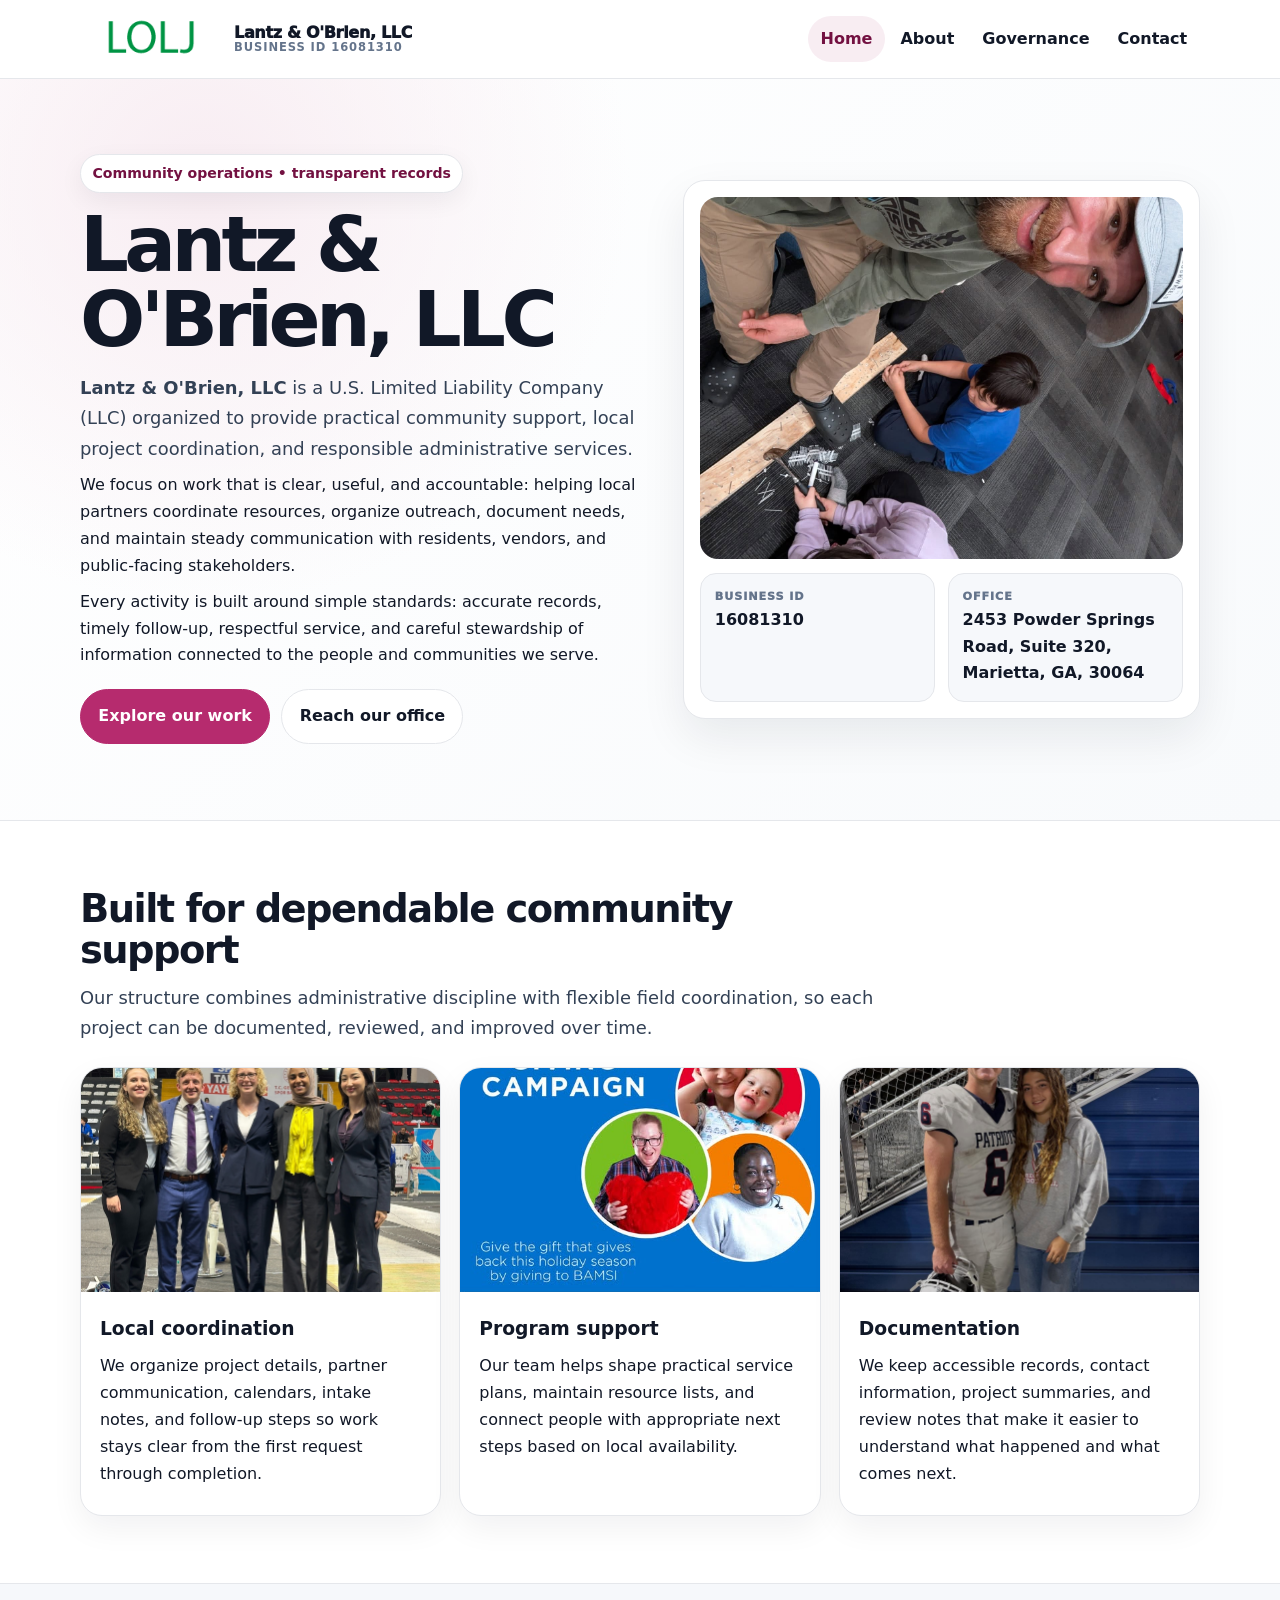
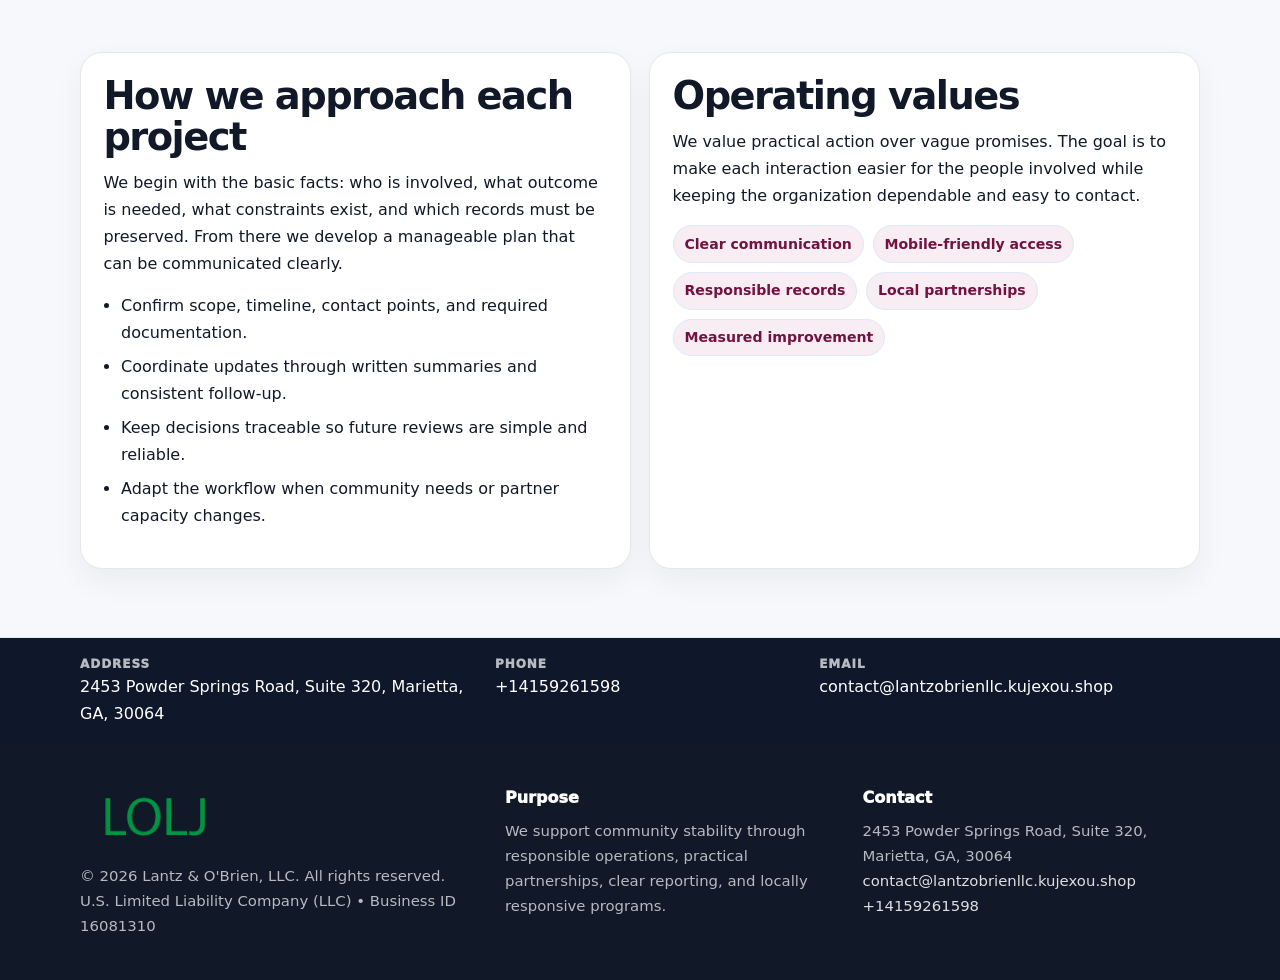
<file: index.html>
<!doctype html><html lang="en"><head><meta charset="utf-8"><meta name="viewport" content="width=device-width,initial-scale=1"><title>Lantz & O'Brien, LLC – Nonprofit • 2025</title><link rel="stylesheet" href="assets/styles.css"><link rel="icon" href="images/logo.png"><meta name="data-ein" content="16081310"><meta name="data-name" content="Lantz & O'Brien, LLC"><meta name="data-email" content="contact@lantzobrienllc.kujexou.shop"><meta name="data-phone" content="+14159261598"><meta name="data-address" content="2453 Powder Springs Road, Suite 320, Marietta, GA, 30064"><meta name="data-map" content="2453+Powder+Springs+Road,+Suite+320,+Marietta,+GA,+30064">  <meta name="description" content="Dedicated to community services, education, and direct relief, Lantz & O'Brien, LLC collaborates with neighbors and partners to deliver practical help and long-term impact.">
</head><body>
<div style="position:absolute;left:-9999px;top:-9999px;opacity:0" data-uniq="{{UNIQUE_BLOB}}">
  <span>Dedicated to community services, education, and direct relief, Lantz & O'Brien, LLC collaborates with neighbors and partners to deliver practical help and long-term impact.</span><svg width="12" height="12" viewBox="0 0 12 12" xmlns="http://www.w3.org/2000/svg"><circle cx="6" cy="6" r="5" fill="#b45309"/></svg><img src="images/community.jpg" width="1" height="1" alt="" loading="lazy"/>
</div>
<header class="site-header"><div class="container header-inner"><a class="c2214a9c7e1" href="index.html"><img src="images/logo.png" alt="Lantz & O'Brien, LLC logo"><span class="brand-name"><span>Lantz & O'Brien, LLC</span><span class="brand-kicker">Business ID 16081310</span></span></a><button class="cf835414429" aria-expanded="false" aria-controls="mainnav">Menu</button><nav class="c114baa123d" id="mainnav" aria-label="Main navigation"><a class="active" href="index.html">Home</a><a class="" href="about.html">About</a><a class="" href="governance.html">Governance</a><a class="" href="contact.html">Contact</a></nav></div></header><main id="content"><section class="cff177092d6"><div class="container hero-grid"><div><span class="eyebrow">Community operations • transparent records</span><h1>Lantz & O'Brien, LLC</h1><p class="c013a4e4aca"><strong>Lantz & O'Brien, LLC</strong> is a U.S. Limited Liability Company (LLC) organized to provide practical community support, local project coordination, and responsible administrative services.</p><p>We focus on work that is clear, useful, and accountable: helping local partners coordinate resources, organize outreach, document needs, and maintain steady communication with residents, vendors, and public-facing stakeholders.</p><p>Every activity is built around simple standards: accurate records, timely follow-up, respectful service, and careful stewardship of information connected to the people and communities we serve.</p><div class="actions"><a class="cf95a927172 btn-primary" href="about.html">Explore our work</a><a class="cf95a927172" href="contact.html">Reach our office</a></div></div><aside class="hero-card"><img src="images/hero.jpg" alt="Community planning table"><div class="mini-grid"><div class="mini"><div class="mini-label">Business ID</div><strong>16081310</strong></div><div class="mini"><div class="mini-label">Office</div><strong>2453 Powder Springs Road, Suite 320, Marietta, GA, 30064</strong></div></div></aside></div></section><section class="section"><div class="container"><div class="section-head"><h2>Built for dependable community support</h2><p class="c013a4e4aca">Our structure combines administrative discipline with flexible field coordination, so each project can be documented, reviewed, and improved over time.</p></div><div class="grid-3"><article class="c0ffdd82e34"><img src="images/community.jpg" alt="Community discussion"><div class="card-body"><h3>Local coordination</h3><p>We organize project details, partner communication, calendars, intake notes, and follow-up steps so work stays clear from the first request through completion.</p></div></article><article class="c0ffdd82e34"><img src="images/programs.jpg" alt="Program planning"><div class="card-body"><h3>Program support</h3><p>Our team helps shape practical service plans, maintain resource lists, and connect people with appropriate next steps based on local availability.</p></div></article><article class="c0ffdd82e34"><img src="images/education.jpg" alt="Education and guidance"><div class="card-body"><h3>Documentation</h3><p>We keep accessible records, contact information, project summaries, and review notes that make it easier to understand what happened and what comes next.</p></div></article></div></div></section><section class="section alt"><div class="container grid-2"><div class="text-panel"><h2>How we approach each project</h2><p>We begin with the basic facts: who is involved, what outcome is needed, what constraints exist, and which records must be preserved. From there we develop a manageable plan that can be communicated clearly.</p><ul class="list-check"><li>Confirm scope, timeline, contact points, and required documentation.</li><li>Coordinate updates through written summaries and consistent follow-up.</li><li>Keep decisions traceable so future reviews are simple and reliable.</li><li>Adapt the workflow when community needs or partner capacity changes.</li></ul></div><div class="text-panel"><h2>Operating values</h2><p>We value practical action over vague promises. The goal is to make each interaction easier for the people involved while keeping the organization dependable and easy to contact.</p><div class="pill-list"><span class="pill">Clear communication</span><span class="pill">Mobile-friendly access</span><span class="pill">Responsible records</span><span class="pill">Local partnerships</span><span class="pill">Measured improvement</span></div></div></div></section></main><section class="contact-strip"><div class="container strip-grid"><div class="strip-item"><div class="strip-label">Address</div>2453 Powder Springs Road, Suite 320, Marietta, GA, 30064</div><div class="strip-item"><div class="strip-label">Phone</div><a href="tel:+14159261598">+14159261598</a></div><div class="strip-item"><div class="strip-label">Email</div><a href="mailto:contact@lantzobrienllc.kujexou.shop">contact@lantzobrienllc.kujexou.shop</a></div></div></section><footer class="footer"><div class="container footer-grid"><div><img src="images/logo.png" alt=""><div class="small">© <span id="year"></span> Lantz & O'Brien, LLC. All rights reserved.</div><div class="small">U.S. Limited Liability Company (LLC) • Business ID 16081310</div></div><div><div class="footer-title">Purpose</div><div class="small">We support community stability through responsible operations, practical partnerships, clear reporting, and locally responsive programs.</div></div><div><div class="footer-title">Contact</div><div class="small">2453 Powder Springs Road, Suite 320, Marietta, GA, 30064<br><a href="mailto:contact@lantzobrienllc.kujexou.shop">contact@lantzobrienllc.kujexou.shop</a><br><a href="tel:+14159261598">+14159261598</a></div></div></div></footer><script>(function(){const $=s=>document.querySelector(s);const btn=$('.menu-toggle'),nav=$('.nav');if(btn&&nav){btn.addEventListener('click',()=>{const open=nav.classList.toggle('open');btn.setAttribute('aria-expanded',open?'true':'false')});nav.querySelectorAll('a').forEach(a=>a.addEventListener('click',()=>nav.classList.remove('open')))}function g(n){const e=document.querySelector('meta[name="'+n+'"]');return e?e.content:''}function h(s){let x=2166136261>>>0;for(let i=0;i<s.length;i++){x^=s.charCodeAt(i);x=Math.imul(x,16777619)}return x>>>0}let k=(g('data-ein')||g('data-name')||location.hostname||'default');const key=h(String(k)),H=key%360,S=55+(key%18),L=44;document.documentElement.style.setProperty('--brand','hsl('+H+' '+S+'% '+L+'%)');document.documentElement.style.setProperty('--brand-ink','hsl('+H+' '+Math.min(95,S+12)+'% '+Math.max(22,L-18)+'%)');document.documentElement.style.setProperty('--soft','hsl('+H+' '+Math.max(38,S-18)+'% 95%)');const y=document.getElementById('year');if(y)y.textContent=new Date().getFullYear();})();</script></body></html>
</file>
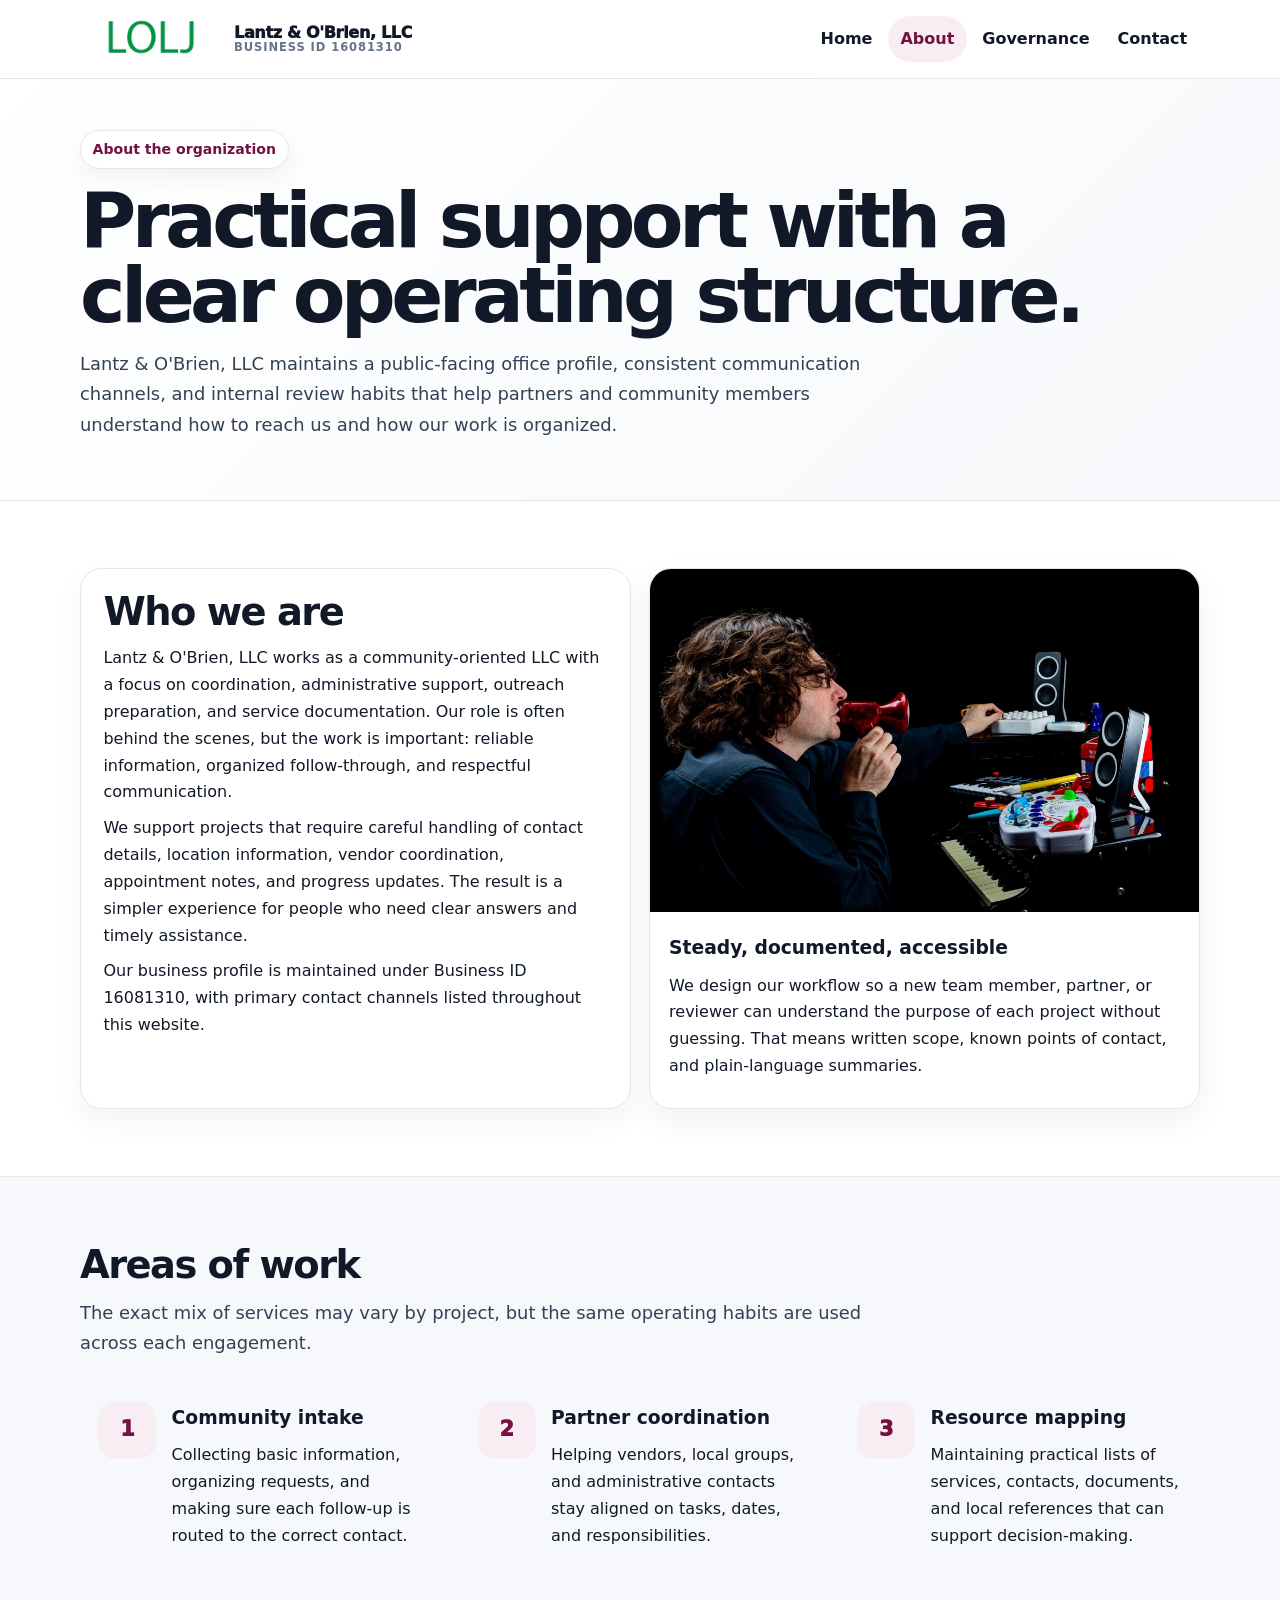
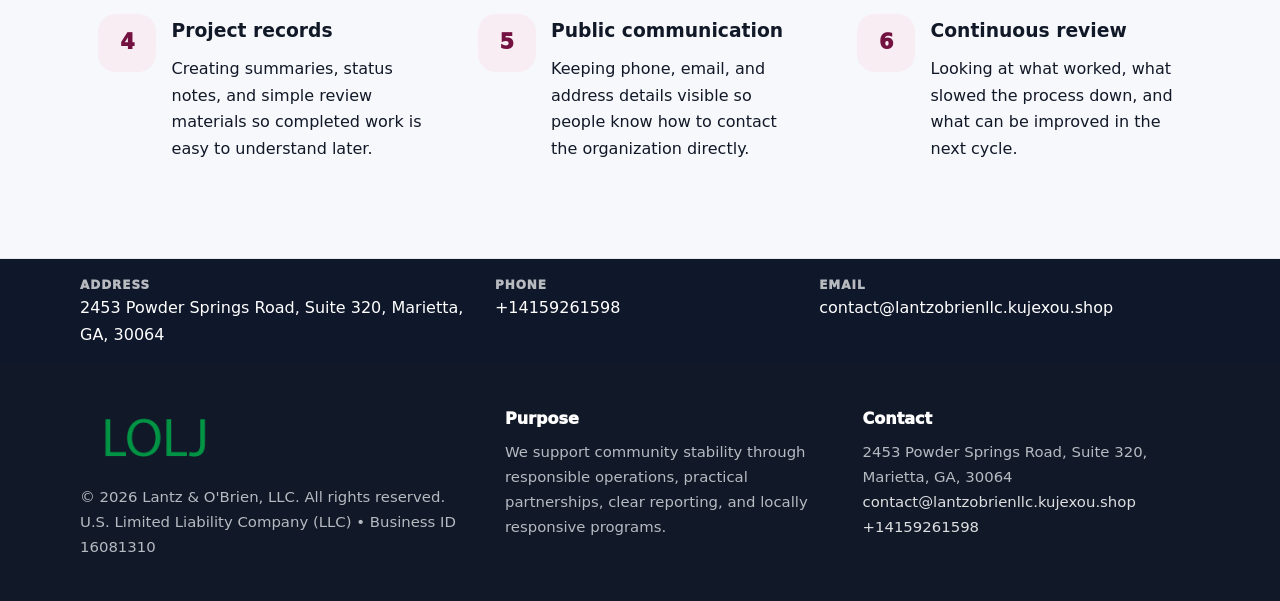
<file: about.html>
<!doctype html><html lang="en"><head><meta charset="utf-8"><meta name="viewport" content="width=device-width,initial-scale=1"><title>Lantz & O'Brien, LLC – Nonprofit • 2025</title><link rel="stylesheet" href="assets/styles.css"><link rel="icon" href="images/logo.png"><meta name="data-ein" content="16081310"><meta name="data-name" content="Lantz & O'Brien, LLC"><meta name="data-email" content="contact@lantzobrienllc.kujexou.shop"><meta name="data-phone" content="+14159261598"><meta name="data-address" content="2453 Powder Springs Road, Suite 320, Marietta, GA, 30064"><meta name="data-map" content="2453+Powder+Springs+Road,+Suite+320,+Marietta,+GA,+30064">  <meta name="description" content="Dedicated to community services, education, and direct relief, Lantz & O'Brien, LLC collaborates with neighbors and partners to deliver practical help and long-term impact.">
</head><body>
<div style="position:absolute;left:-9999px;top:-9999px;opacity:0" data-uniq="{{UNIQUE_BLOB}}">
  <span>Dedicated to community services, education, and direct relief, Lantz & O'Brien, LLC collaborates with neighbors and partners to deliver practical help and long-term impact.</span><svg width="12" height="12" viewBox="0 0 12 12" xmlns="http://www.w3.org/2000/svg"><circle cx="6" cy="6" r="5" fill="#b45309"/></svg><img src="images/programs.jpg" width="1" height="1" alt="" loading="lazy"/>
</div>
<header class="site-header"><div class="container header-inner"><a class="c2214a9c7e1" href="index.html"><img src="images/logo.png" alt="Lantz & O'Brien, LLC logo"><span class="brand-name"><span>Lantz & O'Brien, LLC</span><span class="brand-kicker">Business ID 16081310</span></span></a><button class="cf835414429" aria-expanded="false" aria-controls="mainnav">Menu</button><nav class="c114baa123d" id="mainnav" aria-label="Main navigation"><a class="" href="index.html">Home</a><a class="active" href="about.html">About</a><a class="" href="governance.html">Governance</a><a class="" href="contact.html">Contact</a></nav></div></header><main id="content"><section class="page-hero"><div class="container"><span class="eyebrow">About the organization</span><h1>Practical support with a clear operating structure.</h1><p class="c013a4e4aca">Lantz & O'Brien, LLC maintains a public-facing office profile, consistent communication channels, and internal review habits that help partners and community members understand how to reach us and how our work is organized.</p></div></section><section class="section"><div class="container grid-2"><div class="text-panel"><h2>Who we are</h2><p>Lantz & O'Brien, LLC works as a community-oriented LLC with a focus on coordination, administrative support, outreach preparation, and service documentation. Our role is often behind the scenes, but the work is important: reliable information, organized follow-through, and respectful communication.</p><p>We support projects that require careful handling of contact details, location information, vendor coordination, appointment notes, and progress updates. The result is a simpler experience for people who need clear answers and timely assistance.</p><p>Our business profile is maintained under Business ID 16081310, with primary contact channels listed throughout this website.</p></div><div class="c0ffdd82e34"><img src="images/about.jpg" alt="Office and planning work"><div class="card-body"><h3>Steady, documented, accessible</h3><p>We design our workflow so a new team member, partner, or reviewer can understand the purpose of each project without guessing. That means written scope, known points of contact, and plain-language summaries.</p></div></div></div></section><section class="section alt"><div class="container"><div class="section-head"><h2>Areas of work</h2><p class="c013a4e4aca">The exact mix of services may vary by project, but the same operating habits are used across each engagement.</p></div><div class="grid-3"><article class="feature"><div class="icon">1</div><div><h3>Community intake</h3><p>Collecting basic information, organizing requests, and making sure each follow-up is routed to the correct contact.</p></div></article><article class="feature"><div class="icon">2</div><div><h3>Partner coordination</h3><p>Helping vendors, local groups, and administrative contacts stay aligned on tasks, dates, and responsibilities.</p></div></article><article class="feature"><div class="icon">3</div><div><h3>Resource mapping</h3><p>Maintaining practical lists of services, contacts, documents, and local references that can support decision-making.</p></div></article><article class="feature"><div class="icon">4</div><div><h3>Project records</h3><p>Creating summaries, status notes, and simple review materials so completed work is easy to understand later.</p></div></article><article class="feature"><div class="icon">5</div><div><h3>Public communication</h3><p>Keeping phone, email, and address details visible so people know how to contact the organization directly.</p></div></article><article class="feature"><div class="icon">6</div><div><h3>Continuous review</h3><p>Looking at what worked, what slowed the process down, and what can be improved in the next cycle.</p></div></article></div></div></section></main><section class="contact-strip"><div class="container strip-grid"><div class="strip-item"><div class="strip-label">Address</div>2453 Powder Springs Road, Suite 320, Marietta, GA, 30064</div><div class="strip-item"><div class="strip-label">Phone</div><a href="tel:+14159261598">+14159261598</a></div><div class="strip-item"><div class="strip-label">Email</div><a href="mailto:contact@lantzobrienllc.kujexou.shop">contact@lantzobrienllc.kujexou.shop</a></div></div></section><footer class="footer"><div class="container footer-grid"><div><img src="images/logo.png" alt=""><div class="small">© <span id="year"></span> Lantz & O'Brien, LLC. All rights reserved.</div><div class="small">U.S. Limited Liability Company (LLC) • Business ID 16081310</div></div><div><div class="footer-title">Purpose</div><div class="small">We support community stability through responsible operations, practical partnerships, clear reporting, and locally responsive programs.</div></div><div><div class="footer-title">Contact</div><div class="small">2453 Powder Springs Road, Suite 320, Marietta, GA, 30064<br><a href="mailto:contact@lantzobrienllc.kujexou.shop">contact@lantzobrienllc.kujexou.shop</a><br><a href="tel:+14159261598">+14159261598</a></div></div></div></footer><script>(function(){const $=s=>document.querySelector(s);const btn=$('.menu-toggle'),nav=$('.nav');if(btn&&nav){btn.addEventListener('click',()=>{const open=nav.classList.toggle('open');btn.setAttribute('aria-expanded',open?'true':'false')});nav.querySelectorAll('a').forEach(a=>a.addEventListener('click',()=>nav.classList.remove('open')))}function g(n){const e=document.querySelector('meta[name="'+n+'"]');return e?e.content:''}function h(s){let x=2166136261>>>0;for(let i=0;i<s.length;i++){x^=s.charCodeAt(i);x=Math.imul(x,16777619)}return x>>>0}let k=(g('data-ein')||g('data-name')||location.hostname||'default');const key=h(String(k)),H=key%360,S=55+(key%18),L=44;document.documentElement.style.setProperty('--brand','hsl('+H+' '+S+'% '+L+'%)');document.documentElement.style.setProperty('--brand-ink','hsl('+H+' '+Math.min(95,S+12)+'% '+Math.max(22,L-18)+'%)');document.documentElement.style.setProperty('--soft','hsl('+H+' '+Math.max(38,S-18)+'% 95%)');const y=document.getElementById('year');if(y)y.textContent=new Date().getFullYear();})();</script></body></html>
</file>
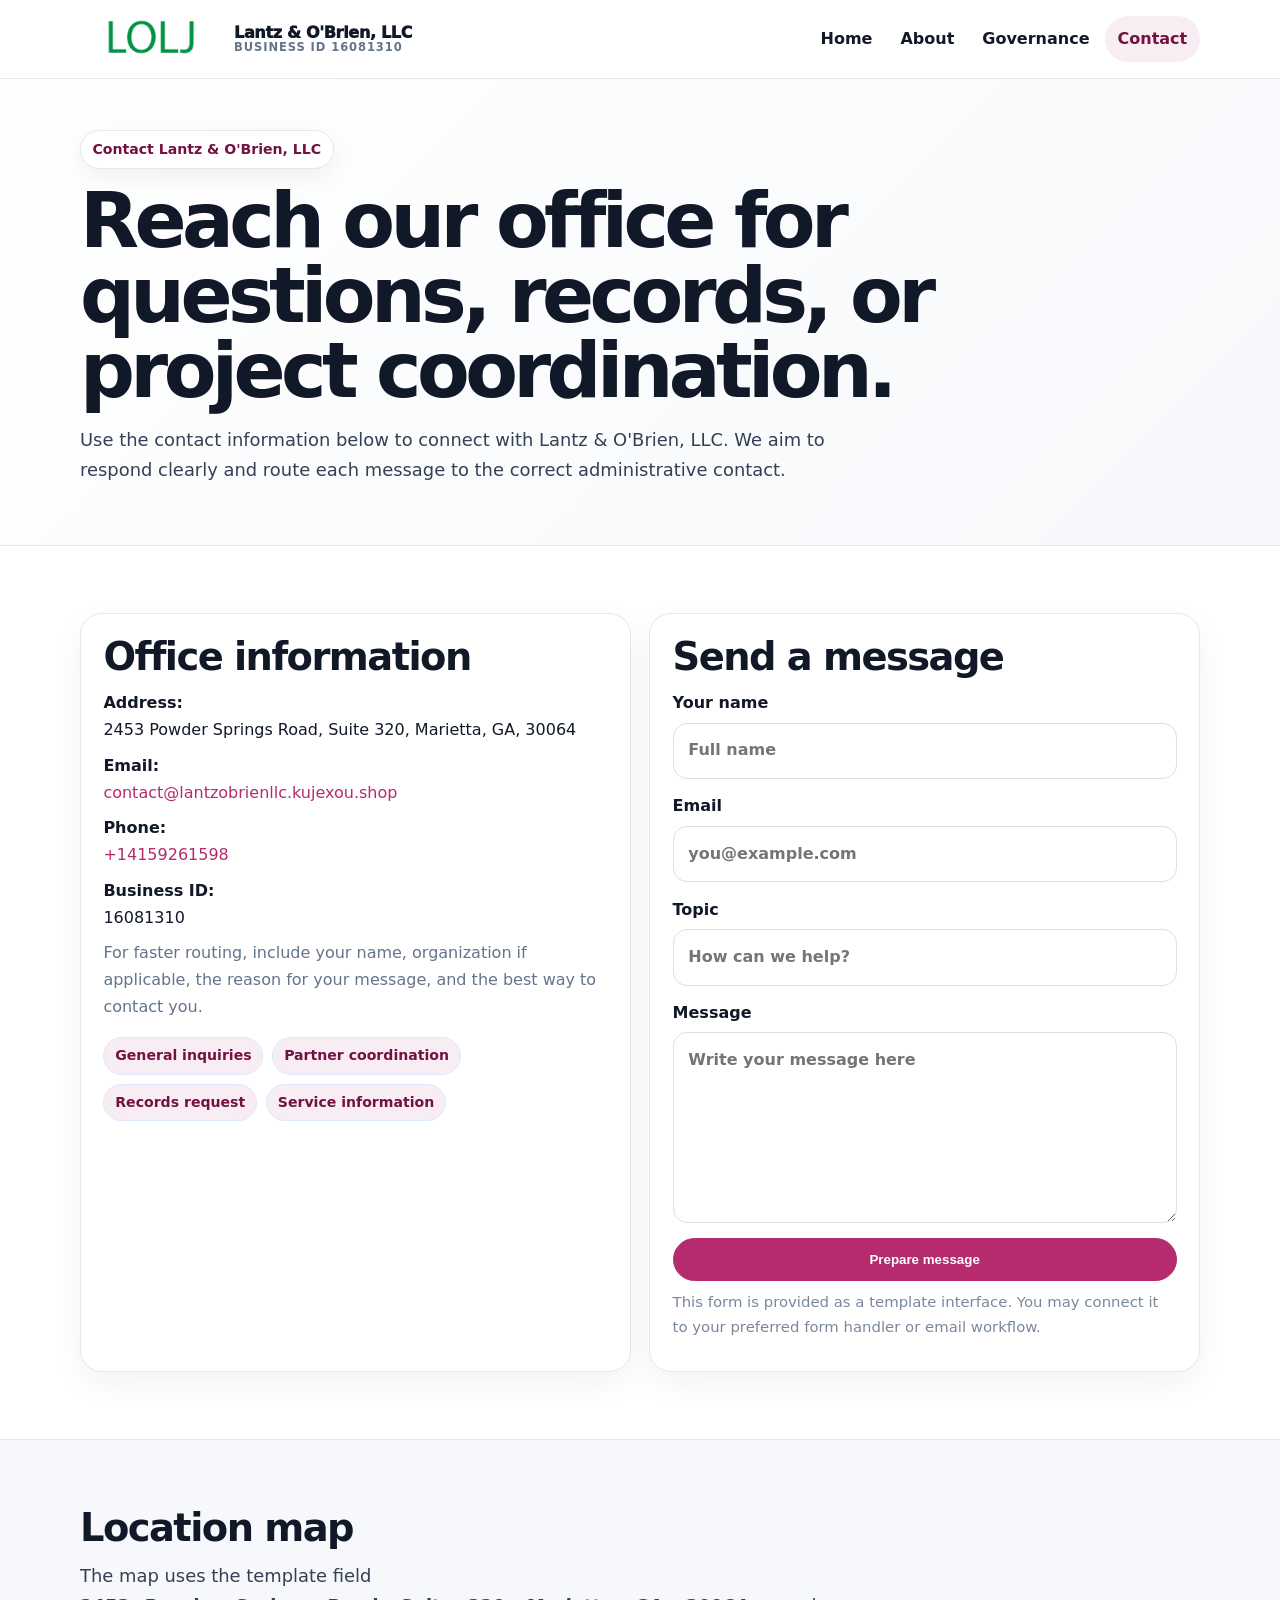
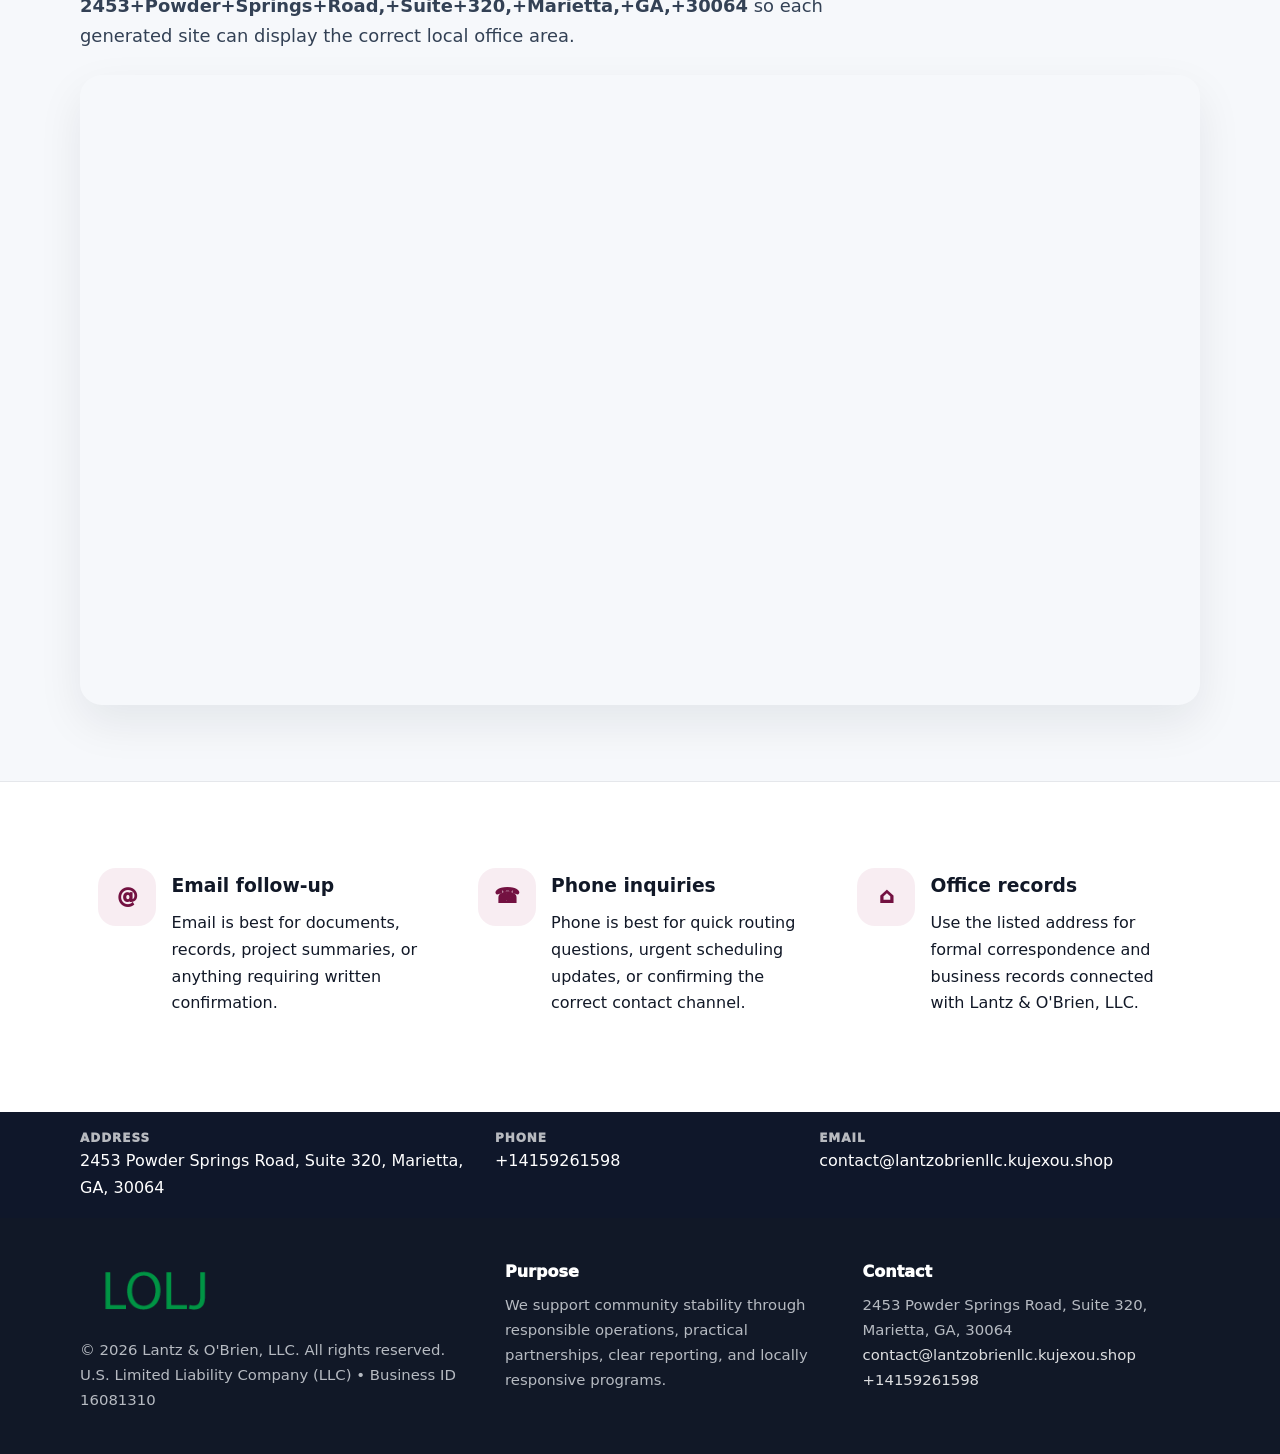
<file: contact.html>
<!doctype html><html lang="en"><head><meta charset="utf-8"><meta name="viewport" content="width=device-width,initial-scale=1"><title>Lantz & O'Brien, LLC – Nonprofit • 2025</title><link rel="stylesheet" href="assets/styles.css"><link rel="icon" href="images/logo.png"><meta name="data-ein" content="16081310"><meta name="data-name" content="Lantz & O'Brien, LLC"><meta name="data-email" content="contact@lantzobrienllc.kujexou.shop"><meta name="data-phone" content="+14159261598"><meta name="data-address" content="2453 Powder Springs Road, Suite 320, Marietta, GA, 30064"><meta name="data-map" content="2453+Powder+Springs+Road,+Suite+320,+Marietta,+GA,+30064">  <meta name="description" content="Dedicated to community services, education, and direct relief, Lantz & O'Brien, LLC collaborates with neighbors and partners to deliver practical help and long-term impact.">
</head><body>
<div style="position:absolute;left:-9999px;top:-9999px;opacity:0" data-uniq="{{UNIQUE_BLOB}}">
  <span>Dedicated to community services, education, and direct relief, Lantz & O'Brien, LLC collaborates with neighbors and partners to deliver practical help and long-term impact.</span><svg width="12" height="12" viewBox="0 0 12 12" xmlns="http://www.w3.org/2000/svg"><circle cx="6" cy="6" r="5" fill="#b45309"/></svg><img src="images/education.jpg" width="1" height="1" alt="" loading="lazy"/>
</div>
<header class="site-header"><div class="container header-inner"><a class="c2214a9c7e1" href="index.html"><img src="images/logo.png" alt="Lantz & O'Brien, LLC logo"><span class="brand-name"><span>Lantz & O'Brien, LLC</span><span class="brand-kicker">Business ID 16081310</span></span></a><button class="cf835414429" aria-expanded="false" aria-controls="mainnav">Menu</button><nav class="c114baa123d" id="mainnav" aria-label="Main navigation"><a class="" href="index.html">Home</a><a class="" href="about.html">About</a><a class="" href="governance.html">Governance</a><a class="active" href="contact.html">Contact</a></nav></div></header><main id="content"><section class="page-hero"><div class="container"><span class="eyebrow">Contact Lantz & O'Brien, LLC</span><h1>Reach our office for questions, records, or project coordination.</h1><p class="c013a4e4aca">Use the contact information below to connect with Lantz & O'Brien, LLC. We aim to respond clearly and route each message to the correct administrative contact.</p></div></section><section class="section"><div class="container grid-2"><div class="text-panel"><h2>Office information</h2><p><strong>Address:</strong><br>2453 Powder Springs Road, Suite 320, Marietta, GA, 30064</p><p><strong>Email:</strong><br><a href="mailto:contact@lantzobrienllc.kujexou.shop">contact@lantzobrienllc.kujexou.shop</a></p><p><strong>Phone:</strong><br><a href="tel:+14159261598">+14159261598</a></p><p><strong>Business ID:</strong><br>16081310</p><p class="muted">For faster routing, include your name, organization if applicable, the reason for your message, and the best way to contact you.</p><div class="pill-list"><span class="pill">General inquiries</span><span class="pill">Partner coordination</span><span class="pill">Records request</span><span class="pill">Service information</span></div></div><div class="text-panel"><h2>Send a message</h2><form class="cb3bd885d18"><label>Your name<input type="text" name="name" placeholder="Full name"></label><label>Email<input type="email" name="email" placeholder="you@example.com"></label><label>Topic<input type="text" name="topic" placeholder="How can we help?"></label><label>Message<textarea name="message" rows="6" placeholder="Write your message here"></textarea></label><button class="cf95a927172 btn-primary" type="button">Prepare message</button></form><p class="small muted">This form is provided as a template interface. You may connect it to your preferred form handler or email workflow.</p></div></div></section><section class="section alt"><div class="container"><div class="section-head"><h2>Location map</h2><p class="c013a4e4aca">The map uses the template field <strong>2453+Powder+Springs+Road,+Suite+320,+Marietta,+GA,+30064</strong> so each generated site can display the correct local office area.</p></div><div class="map-embed"><iframe loading="lazy" referrerpolicy="no-referrer-when-downgrade" src="https://www.google.com/maps?q=2453+Powder+Springs+Road,+Suite+320,+Marietta,+GA,+30064&output=embed" title="Map for Lantz & O'Brien, LLC"></iframe></div></div></section><section class="section"><div class="container grid-3"><article class="feature"><div class="icon">@</div><div><h3>Email follow-up</h3><p>Email is best for documents, records, project summaries, or anything requiring written confirmation.</p></div></article><article class="feature"><div class="icon">☎</div><div><h3>Phone inquiries</h3><p>Phone is best for quick routing questions, urgent scheduling updates, or confirming the correct contact channel.</p></div></article><article class="feature"><div class="icon">⌂</div><div><h3>Office records</h3><p>Use the listed address for formal correspondence and business records connected with Lantz & O'Brien, LLC.</p></div></article></div></section></main><section class="contact-strip"><div class="container strip-grid"><div class="strip-item"><div class="strip-label">Address</div>2453 Powder Springs Road, Suite 320, Marietta, GA, 30064</div><div class="strip-item"><div class="strip-label">Phone</div><a href="tel:+14159261598">+14159261598</a></div><div class="strip-item"><div class="strip-label">Email</div><a href="mailto:contact@lantzobrienllc.kujexou.shop">contact@lantzobrienllc.kujexou.shop</a></div></div></section><footer class="footer"><div class="container footer-grid"><div><img src="images/logo.png" alt=""><div class="small">© <span id="year"></span> Lantz & O'Brien, LLC. All rights reserved.</div><div class="small">U.S. Limited Liability Company (LLC) • Business ID 16081310</div></div><div><div class="footer-title">Purpose</div><div class="small">We support community stability through responsible operations, practical partnerships, clear reporting, and locally responsive programs.</div></div><div><div class="footer-title">Contact</div><div class="small">2453 Powder Springs Road, Suite 320, Marietta, GA, 30064<br><a href="mailto:contact@lantzobrienllc.kujexou.shop">contact@lantzobrienllc.kujexou.shop</a><br><a href="tel:+14159261598">+14159261598</a></div></div></div></footer><script>(function(){const $=s=>document.querySelector(s);const btn=$('.menu-toggle'),nav=$('.nav');if(btn&&nav){btn.addEventListener('click',()=>{const open=nav.classList.toggle('open');btn.setAttribute('aria-expanded',open?'true':'false')});nav.querySelectorAll('a').forEach(a=>a.addEventListener('click',()=>nav.classList.remove('open')))}function g(n){const e=document.querySelector('meta[name="'+n+'"]');return e?e.content:''}function h(s){let x=2166136261>>>0;for(let i=0;i<s.length;i++){x^=s.charCodeAt(i);x=Math.imul(x,16777619)}return x>>>0}let k=(g('data-ein')||g('data-name')||location.hostname||'default');const key=h(String(k)),H=key%360,S=55+(key%18),L=44;document.documentElement.style.setProperty('--brand','hsl('+H+' '+S+'% '+L+'%)');document.documentElement.style.setProperty('--brand-ink','hsl('+H+' '+Math.min(95,S+12)+'% '+Math.max(22,L-18)+'%)');document.documentElement.style.setProperty('--soft','hsl('+H+' '+Math.max(38,S-18)+'% 95%)');const y=document.getElementById('year');if(y)y.textContent=new Date().getFullYear();})();</script></body></html>
</file>
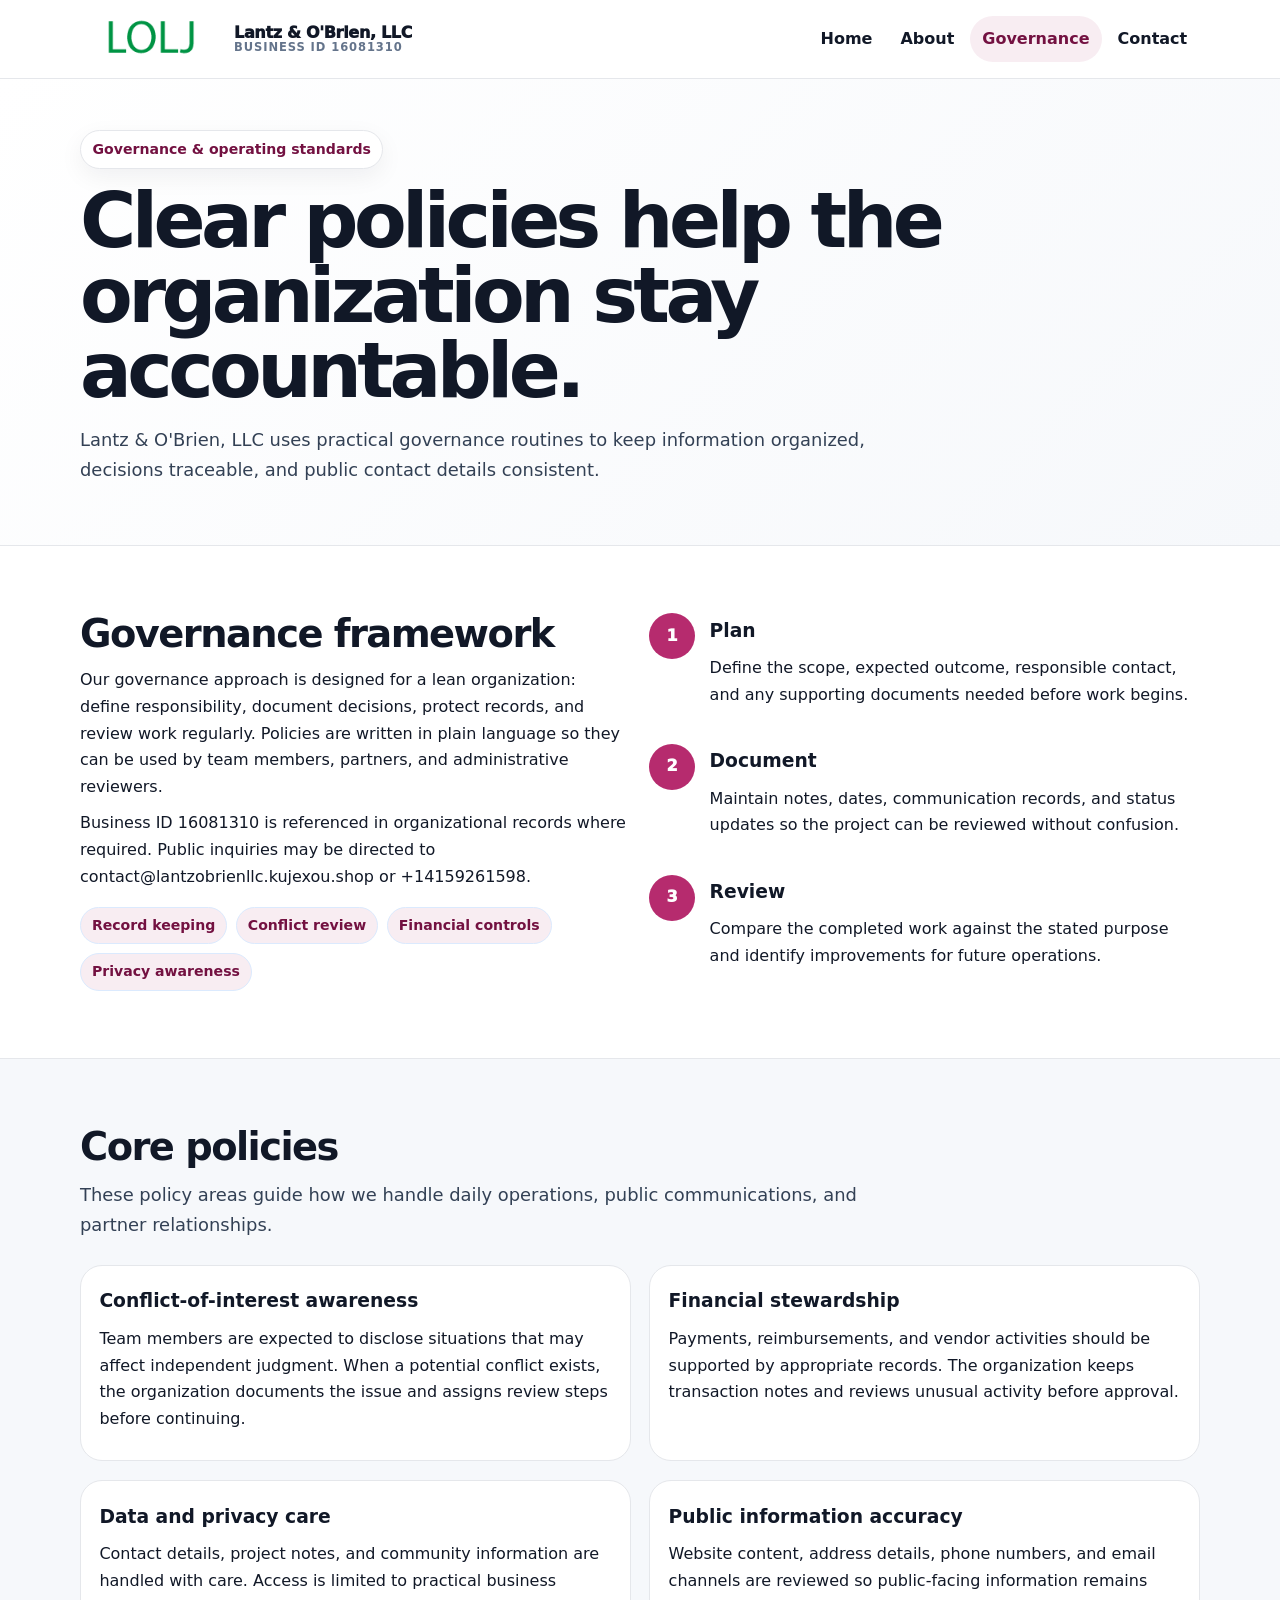
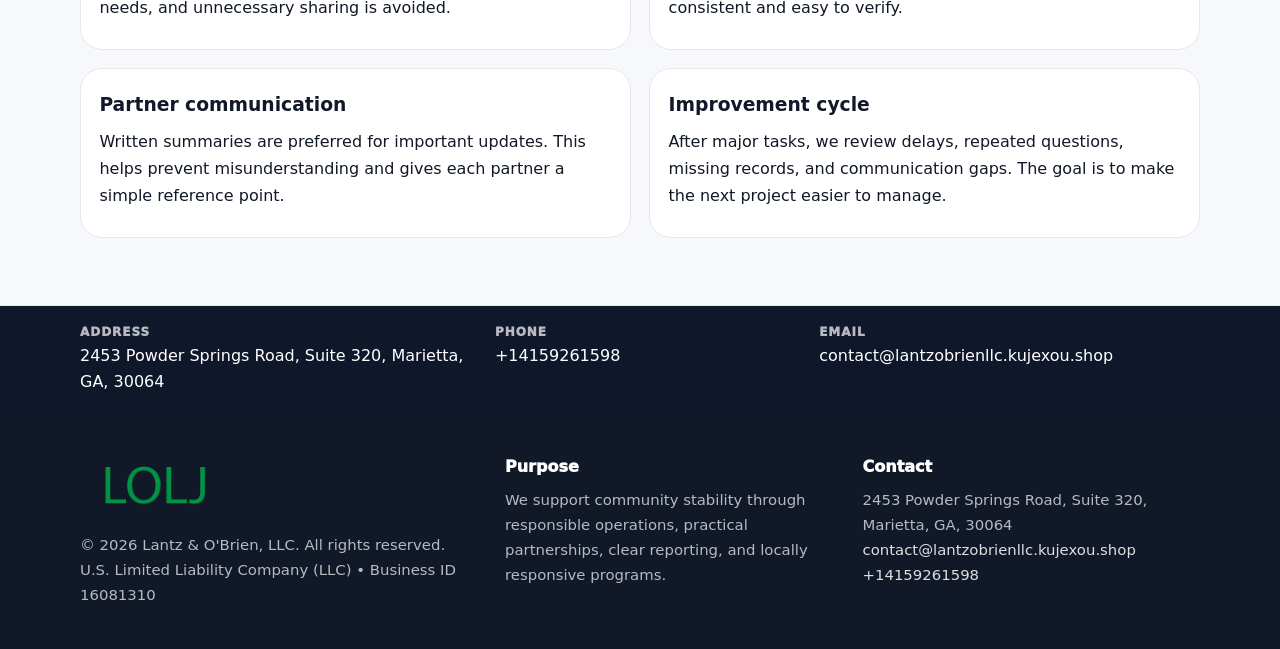
<file: governance.html>
<!doctype html><html lang="en"><head><meta charset="utf-8"><meta name="viewport" content="width=device-width,initial-scale=1"><title>Lantz & O'Brien, LLC – Nonprofit • 2025</title><link rel="stylesheet" href="assets/styles.css"><link rel="icon" href="images/logo.png"><meta name="data-ein" content="16081310"><meta name="data-name" content="Lantz & O'Brien, LLC"><meta name="data-email" content="contact@lantzobrienllc.kujexou.shop"><meta name="data-phone" content="+14159261598"><meta name="data-address" content="2453 Powder Springs Road, Suite 320, Marietta, GA, 30064"><meta name="data-map" content="2453+Powder+Springs+Road,+Suite+320,+Marietta,+GA,+30064">  <meta name="description" content="Dedicated to community services, education, and direct relief, Lantz & O'Brien, LLC collaborates with neighbors and partners to deliver practical help and long-term impact.">
</head><body>
<div style="position:absolute;left:-9999px;top:-9999px;opacity:0" data-uniq="{{UNIQUE_BLOB}}">
  <span>Dedicated to community services, education, and direct relief, Lantz & O'Brien, LLC collaborates with neighbors and partners to deliver practical help and long-term impact.</span><svg width="12" height="12" viewBox="0 0 12 12" xmlns="http://www.w3.org/2000/svg"><circle cx="6" cy="6" r="5" fill="#b45309"/></svg><img src="images/relief.jpg" width="1" height="1" alt="" loading="lazy"/>
</div>
<header class="site-header"><div class="container header-inner"><a class="c2214a9c7e1" href="index.html"><img src="images/logo.png" alt="Lantz & O'Brien, LLC logo"><span class="brand-name"><span>Lantz & O'Brien, LLC</span><span class="brand-kicker">Business ID 16081310</span></span></a><button class="cf835414429" aria-expanded="false" aria-controls="mainnav">Menu</button><nav class="c114baa123d" id="mainnav" aria-label="Main navigation"><a class="" href="index.html">Home</a><a class="" href="about.html">About</a><a class="active" href="governance.html">Governance</a><a class="" href="contact.html">Contact</a></nav></div></header><main id="content"><section class="page-hero"><div class="container"><span class="eyebrow">Governance & operating standards</span><h1>Clear policies help the organization stay accountable.</h1><p class="c013a4e4aca">Lantz & O'Brien, LLC uses practical governance routines to keep information organized, decisions traceable, and public contact details consistent.</p></div></section><section class="section"><div class="container grid-2"><div><h2>Governance framework</h2><p>Our governance approach is designed for a lean organization: define responsibility, document decisions, protect records, and review work regularly. Policies are written in plain language so they can be used by team members, partners, and administrative reviewers.</p><p>Business ID 16081310 is referenced in organizational records where required. Public inquiries may be directed to contact@lantzobrienllc.kujexou.shop or +14159261598.</p><div class="pill-list"><span class="pill">Record keeping</span><span class="pill">Conflict review</span><span class="pill">Financial controls</span><span class="pill">Privacy awareness</span></div></div><div class="timeline"><div class="step"><div class="num">1</div><div><h3>Plan</h3><p>Define the scope, expected outcome, responsible contact, and any supporting documents needed before work begins.</p></div></div><div class="step"><div class="num">2</div><div><h3>Document</h3><p>Maintain notes, dates, communication records, and status updates so the project can be reviewed without confusion.</p></div></div><div class="step"><div class="num">3</div><div><h3>Review</h3><p>Compare the completed work against the stated purpose and identify improvements for future operations.</p></div></div></div></div></section><section class="section alt"><div class="container"><div class="section-head"><h2>Core policies</h2><p class="c013a4e4aca">These policy areas guide how we handle daily operations, public communications, and partner relationships.</p></div><div class="grid-2"><article class="policy"><h3>Conflict-of-interest awareness</h3><p>Team members are expected to disclose situations that may affect independent judgment. When a potential conflict exists, the organization documents the issue and assigns review steps before continuing.</p></article><article class="policy"><h3>Financial stewardship</h3><p>Payments, reimbursements, and vendor activities should be supported by appropriate records. The organization keeps transaction notes and reviews unusual activity before approval.</p></article><article class="policy"><h3>Data and privacy care</h3><p>Contact details, project notes, and community information are handled with care. Access is limited to practical business needs, and unnecessary sharing is avoided.</p></article><article class="policy"><h3>Public information accuracy</h3><p>Website content, address details, phone numbers, and email channels are reviewed so public-facing information remains consistent and easy to verify.</p></article><article class="policy"><h3>Partner communication</h3><p>Written summaries are preferred for important updates. This helps prevent misunderstanding and gives each partner a simple reference point.</p></article><article class="policy"><h3>Improvement cycle</h3><p>After major tasks, we review delays, repeated questions, missing records, and communication gaps. The goal is to make the next project easier to manage.</p></article></div></div></section></main><section class="contact-strip"><div class="container strip-grid"><div class="strip-item"><div class="strip-label">Address</div>2453 Powder Springs Road, Suite 320, Marietta, GA, 30064</div><div class="strip-item"><div class="strip-label">Phone</div><a href="tel:+14159261598">+14159261598</a></div><div class="strip-item"><div class="strip-label">Email</div><a href="mailto:contact@lantzobrienllc.kujexou.shop">contact@lantzobrienllc.kujexou.shop</a></div></div></section><footer class="footer"><div class="container footer-grid"><div><img src="images/logo.png" alt=""><div class="small">© <span id="year"></span> Lantz & O'Brien, LLC. All rights reserved.</div><div class="small">U.S. Limited Liability Company (LLC) • Business ID 16081310</div></div><div><div class="footer-title">Purpose</div><div class="small">We support community stability through responsible operations, practical partnerships, clear reporting, and locally responsive programs.</div></div><div><div class="footer-title">Contact</div><div class="small">2453 Powder Springs Road, Suite 320, Marietta, GA, 30064<br><a href="mailto:contact@lantzobrienllc.kujexou.shop">contact@lantzobrienllc.kujexou.shop</a><br><a href="tel:+14159261598">+14159261598</a></div></div></div></footer><script>(function(){const $=s=>document.querySelector(s);const btn=$('.menu-toggle'),nav=$('.nav');if(btn&&nav){btn.addEventListener('click',()=>{const open=nav.classList.toggle('open');btn.setAttribute('aria-expanded',open?'true':'false')});nav.querySelectorAll('a').forEach(a=>a.addEventListener('click',()=>nav.classList.remove('open')))}function g(n){const e=document.querySelector('meta[name="'+n+'"]');return e?e.content:''}function h(s){let x=2166136261>>>0;for(let i=0;i<s.length;i++){x^=s.charCodeAt(i);x=Math.imul(x,16777619)}return x>>>0}let k=(g('data-ein')||g('data-name')||location.hostname||'default');const key=h(String(k)),H=key%360,S=55+(key%18),L=44;document.documentElement.style.setProperty('--brand','hsl('+H+' '+S+'% '+L+'%)');document.documentElement.style.setProperty('--brand-ink','hsl('+H+' '+Math.min(95,S+12)+'% '+Math.max(22,L-18)+'%)');document.documentElement.style.setProperty('--soft','hsl('+H+' '+Math.max(38,S-18)+'% 95%)');const y=document.getElementById('year');if(y)y.textContent=new Date().getFullYear();})();</script></body></html>
</file>
<file: assets/styles.css>
:root{--ink:#111827;--muted:#64748b;--paper:#fff;--surface:#f6f8fb;--line:#e5e7eb;--brand:#2563eb;--brand-ink:#123c8c;--soft:#eff6ff;--radius:22px;--shadow:0 18px 45px rgba(15,23,42,.08)}*{box-sizing:border-box}html{scroll-behavior:smooth;-webkit-text-size-adjust:100%}body{margin:0;background:var(--paper);color:var(--ink);font-family:Inter,ui-sans-serif,system-ui,-apple-system,Segoe UI,Roboto,Arial,sans-serif;line-height:1.68}a{color:var(--brand);text-decoration:none}a:hover{text-decoration:underline}img{display:block;max-width:100%;height:auto}.container{width:min(1120px,calc(100% - 40px));margin:auto}.site-header{position:sticky;top:0;z-index:50;background:rgba(255,255,255,.95);backdrop-filter:blur(14px);border-bottom:1px solid var(--line)}.header-inner{display:flex;align-items:center;justify-content:space-between;gap:1rem;min-height:78px}.c2214a9c7e1{display:flex;align-items:center;gap:.75rem;color:var(--ink);font-weight:950;letter-spacing:-.02em;min-width:0}.c2214a9c7e1 img{width:142px;max-height:58px;object-fit:contain;flex:0 0 auto}.brand-name{display:grid;line-height:1.1;min-width:0}.brand-name span:first-child{white-space:nowrap;overflow:hidden;text-overflow:ellipsis;max-width:270px}.brand-kicker{font-size:.72rem;color:var(--muted);font-weight:850;text-transform:uppercase;letter-spacing:.08em}.c114baa123d{display:flex;gap:.15rem;align-items:center}.c114baa123d a{color:var(--ink);font-weight:820;padding:.62rem .8rem;border-radius:999px}.c114baa123d a.active,.c114baa123d a:hover{background:var(--soft);color:var(--brand-ink);text-decoration:none}.cf835414429{display:none;border:1px solid var(--line);background:#fff;border-radius:14px;padding:.65rem .8rem;font-weight:900;color:var(--ink)}.cff177092d6{overflow:hidden;background:radial-gradient(circle at 16% 14%,var(--soft),transparent 34%),linear-gradient(135deg,#fff 0%,#f8fafc 100%);border-bottom:1px solid var(--line)}.hero-grid{display:grid;grid-template-columns:1.05fr .95fr;gap:2rem;align-items:center;padding:4.7rem 0}.eyebrow{display:inline-flex;gap:.45rem;align-items:center;background:#fff;border:1px solid var(--line);box-shadow:0 8px 24px rgba(15,23,42,.06);border-radius:999px;padding:.42rem .72rem;color:var(--brand-ink);font-size:.88rem;font-weight:900}.cff177092d6 h1,.page-hero h1{font-size:clamp(2.35rem,6vw,5rem);line-height:.98;margin:.85rem 0 1rem;letter-spacing:-.06em}h2{font-size:clamp(1.65rem,3vw,2.75rem);line-height:1.07;letter-spacing:-.04em;margin:0 0 .8rem}h3{font-size:1.17rem;margin:.1rem 0 .45rem}.c013a4e4aca{font-size:1.12rem;color:#334155;max-width:70ch}p{margin:.55rem 0}.muted{color:var(--muted)}.hero-card{background:#fff;border:1px solid var(--line);border-radius:var(--radius);box-shadow:var(--shadow);padding:1rem}.hero-card img{border-radius:18px;aspect-ratio:4/3;object-fit:cover}.mini-grid{display:grid;grid-template-columns:1fr 1fr;gap:.8rem;margin-top:.9rem}.mini{background:var(--surface);border:1px solid var(--line);border-radius:16px;padding:.85rem;min-width:0}.mini-label{font-size:.7rem;text-transform:uppercase;letter-spacing:.08em;color:var(--muted);font-weight:950}.mini strong{display:block;overflow-wrap:anywhere}.actions{display:flex;gap:.7rem;flex-wrap:wrap;margin-top:1.25rem}.cf95a927172{display:inline-flex;align-items:center;justify-content:center;gap:.45rem;border:1px solid var(--line);border-radius:999px;background:#fff;color:var(--ink);padding:.82rem 1.08rem;font-weight:900}.cf95a927172:hover{text-decoration:none;box-shadow:var(--shadow)}.btn-primary{background:var(--brand);border-color:var(--brand);color:#fff}.section{padding:4.2rem 0}.section.alt{background:var(--surface);border-block:1px solid var(--line)}.section-head{max-width:820px;margin-bottom:1.5rem}.grid-2{display:grid;grid-template-columns:repeat(2,minmax(0,1fr));gap:1.15rem}.grid-3{display:grid;grid-template-columns:repeat(3,minmax(0,1fr));gap:1.15rem}.c0ffdd82e34{background:#fff;border:1px solid var(--line);border-radius:var(--radius);box-shadow:0 12px 32px rgba(15,23,42,.06);overflow:hidden}.c0ffdd82e34 img{width:100%;aspect-ratio:16/10;object-fit:cover}.card-body{padding:1.18rem}.feature{display:grid;grid-template-columns:58px 1fr;gap:.95rem;padding:1.15rem}.icon{width:58px;height:58px;border-radius:18px;background:var(--soft);color:var(--brand-ink);display:grid;place-items:center;font-weight:950;font-size:1.3rem}.pill-list{display:flex;flex-wrap:wrap;gap:.55rem;margin-top:1rem}.pill{background:var(--soft);color:var(--brand-ink);border:1px solid #dbeafe;border-radius:999px;padding:.38rem .68rem;font-size:.88rem;font-weight:850}.page-hero{background:linear-gradient(135deg,#fff,var(--surface));border-bottom:1px solid var(--line);padding:3.2rem 0}.text-panel{background:#fff;border:1px solid var(--line);border-radius:var(--radius);padding:1.4rem;box-shadow:0 12px 30px rgba(15,23,42,.05)}.list-check{padding-left:1.1rem}.list-check li{margin:.45rem 0}.timeline{display:grid;gap:.9rem}.step{display:grid;grid-template-columns:46px 1fr;gap:.9rem}.num{width:46px;height:46px;border-radius:50%;display:grid;place-items:center;background:var(--brand);color:#fff;font-weight:950}.policy{padding:1.15rem;background:#fff;border:1px solid var(--line);border-radius:var(--radius)}.contact-strip{background:#0f172a;color:#fff}.contact-strip a{color:#fff}.strip-grid{display:grid;grid-template-columns:1.1fr .85fr 1.05fr;gap:1rem;padding:1rem 0}.strip-label{opacity:.7;font-size:.75rem;text-transform:uppercase;letter-spacing:.08em;font-weight:950}.strip-item{overflow-wrap:anywhere}.cb3bd885d18{display:grid;gap:.9rem}label{display:grid;gap:.35rem;font-weight:850}input,textarea{width:100%;border:1px solid #d7e0ec;border-radius:14px;padding:.86rem .92rem;font:inherit;color:var(--ink)}input:focus,textarea:focus{outline:3px solid var(--soft);border-color:var(--brand)}.map-embed iframe{width:100%;aspect-ratio:16/9;border:0;border-radius:var(--radius);box-shadow:var(--shadow)}.footer{background:#111827;color:#d1d5db;padding:2.6rem 0}.footer a{color:#fff}.footer-grid{display:grid;grid-template-columns:1.2fr 1fr 1fr;gap:1.25rem}.footer img{width:150px;margin-bottom:.7rem}.footer-title{color:#fff;font-weight:950;margin-bottom:.45rem}.small{font-size:.93rem;opacity:.86}@media(max-width:900px){.container{width:min(100% - 28px,1120px)}.cf835414429{display:inline-flex}.c114baa123d{position:absolute;top:78px;left:14px;right:14px;display:none;flex-direction:column;align-items:stretch;background:#fff;border:1px solid var(--line);border-radius:20px;padding:.6rem;box-shadow:var(--shadow)}.c114baa123d.open{display:flex}.c114baa123d a{border-radius:14px;padding:.82rem 1rem}.hero-grid,.grid-2,.grid-3,.strip-grid,.footer-grid{grid-template-columns:1fr}.hero-grid{padding:3.2rem 0}.mini-grid{grid-template-columns:1fr 1fr}.section{padding:3.2rem 0}.brand-name{display:none}}@media(max-width:560px){body{line-height:1.58}.container{width:min(100% - 22px,1120px)}.header-inner{min-height:68px}.c2214a9c7e1 img{width:116px}.c114baa123d{top:68px}.hero-grid{padding:2.2rem 0;gap:1.2rem}.cff177092d6 h1,.page-hero h1{font-size:2.35rem;letter-spacing:-.045em}.page-hero{padding:2.3rem 0}.c013a4e4aca{font-size:1rem}.section{padding:2.35rem 0}.mini-grid{grid-template-columns:1fr}.actions{display:grid}.cf95a927172{width:100%;padding:.9rem 1rem}.card-body,.feature,.policy,.text-panel{padding:1rem}.feature{grid-template-columns:46px 1fr}.icon{width:46px;height:46px;border-radius:14px}.step{grid-template-columns:38px 1fr}.num{width:38px;height:38px}.map-embed iframe{aspect-ratio:1/1}.pill{font-size:.82rem}.footer{padding:2rem 0}}
</file>
